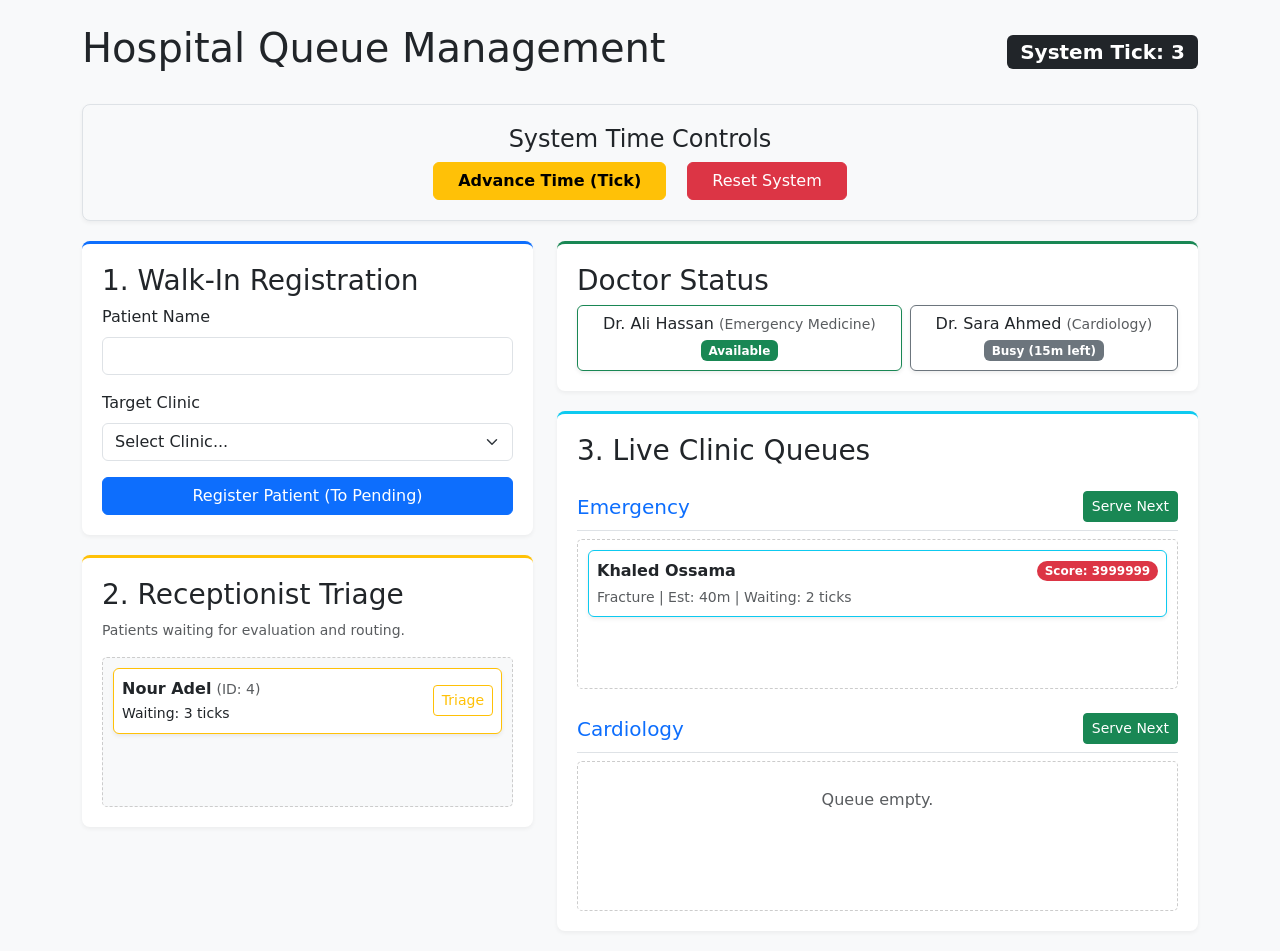
<file: index.html>
<!DOCTYPE html>
<html lang="en">
<head>
    <meta charset="UTF-8">
    <meta name="viewport" content="width=device-width, initial-scale=1.0">
    <title>Hospital Priority Queue System</title>
    <link href="https://cdn.jsdelivr.net/npm/bootstrap@5.3.0/dist/css/bootstrap.min.css" rel="stylesheet">
    <style>
        body { background-color: #f8f9fa; }
        .dashboard-section { background: white; padding: 20px; border-radius: 8px; box-shadow: 0 2px 4px rgba(0,0,0,0.05); margin-bottom: 20px; }
        .queue-box { min-height: 150px; border: 1px dashed #ccc; padding: 10px; border-radius: 5px; }
    </style>
</head>
<body>

<div class="container mt-4">
    <div class="d-flex justify-content-between align-items-center mb-4">
        <h1>Hospital Queue Management</h1>
        <span class="badge bg-dark fs-5">System Tick: <span id="display-tick">0</span></span>
    </div>

    <div class="dashboard-section text-center bg-light border">
        <h4>System Time Controls</h4>
        <button id="btn-tick" class="btn btn-warning fw-bold px-4 mx-2">Advance Time (Tick)</button>
        <button id="btn-reset" class="btn btn-danger px-4 mx-2">Reset System</button>
    </div>

    <div class="row">
        <div class="col-md-5">
            
            <div class="dashboard-section border-primary border-top border-3">
                <h3>1. Walk-In Registration</h3>
                <form id="registration-form">
                    <div class="mb-3">
                        <label class="form-label">Patient Name</label>
                        <input type="text" id="patient-name" class="form-control" required>
                    </div>
                    <div class="mb-3">
                        <label class="form-label">Target Clinic</label>
                        <select id="walkin-clinic" class="form-select" required>
                            <option value="">Loading clinics...</option>
                        </select>
                    </div>
                    <button type="submit" class="btn btn-primary w-100">Register Patient (To Pending)</button>
                </form>
            </div>

            <div class="dashboard-section border-warning border-top border-3">
                <h3>2. Receptionist Triage</h3>
                <p class="text-muted small">Patients waiting for evaluation and routing.</p>
                <div id="pending-queue" class="queue-box bg-light">
                    <p class="text-muted text-center mt-3">No pending patients.</p>
                </div>
            </div>

        </div>

        <div class="col-md-7">

            <div class="dashboard-section border-success border-top border-3">
                <h3>Doctor Status</h3>
                <div id="doctor-status" class="d-flex flex-wrap gap-2">
                    <span class="badge bg-secondary p-2">Loading Doctors...</span>
                </div>
            </div>

            <div class="dashboard-section border-info border-top border-3">
                <h3>3. Live Clinic Queues</h3>
                <div id="clinics-container">
                    <p class="text-muted text-center mt-3">Loading clinics from backend...</p>
                </div>
            </div>

        </div>
    </div>
</div>

<div class="modal fade" id="triageModal" tabindex="-1">
    <div class="modal-dialog">
        <div class="modal-content">
            <div class="modal-header bg-warning">
                <h5 class="modal-title text-dark">Triage Patient: <span id="triage-patient-name" class="fw-bold"></span></h5>
                <button type="button" class="btn-close" data-bs-dismiss="modal"></button>
            </div>
            <div class="modal-body">
                <form id="triage-form">
                    <input type="hidden" id="triage-patient-id">
                    
                    <div class="mb-3">
                        <label class="form-label">Route to Clinic</label>
                        <select id="triage-clinic" class="form-select" required>
                            <option value="">Loading clinics...</option>
                        </select>
                    </div>
                    
                    <div class="mb-3">
                        <label class="form-label">Urgency Level (1 = Low, 10 = Critical)</label>
                        <input type="number" id="triage-urgency" class="form-control" min="1" max="10" value="5" required>
                    </div>

                    <div class="mb-3">
                        <label class="form-label">Estimated Treatment Minutes</label>
                        <input type="number" id="triage-est-time" class="form-control" min="5" max="120" value="30" required>
                    </div>
                    
                    <button type="submit" class="btn btn-warning w-100 fw-bold">Confirm Triage</button>
                </form>
            </div>
        </div>
    </div>
</div>

<script src="https://cdn.jsdelivr.net/npm/bootstrap@5.3.0/dist/js/bootstrap.bundle.min.js"></script>

<script>
    const API_BASE = 'http://127.0.0.1:8000/api'; 

    async function sendCommand(action, payloadData = {}) {
        try {
            const response = await fetch(`${API_BASE}/${action}/`, { 
                method: 'POST',
                headers: { 'Content-Type': 'application/json' },
                body: JSON.stringify({ action: action, data: payloadData })
            });
            
            if (!response.ok) throw new Error(`HTTP error! status: ${response.status}`);
            const result = await response.json();
            
            if (result.status === "ok") {
                return result.data || true; 
            } else {
                console.error("Backend returned error:", result.message);
                return null;
            }
            
        } catch (error) {
            console.warn(`Connection to backend failed for '${action}'.`, error);
            return null;
        }
    }

    function populateClinicDropdowns(clinics) {
        const options = clinics.map(c => `<option value="${c.id}">${c.name} (${c.specialty})</option>`).join('');
        document.getElementById('walkin-clinic').innerHTML = '<option value="">Select Clinic...</option>' + options;
        document.getElementById('triage-clinic').innerHTML = '<option value="">Select Clinic...</option>' + options;
    }

    // Walk-In Registration
    document.getElementById('registration-form').addEventListener('submit', async (e) => {
        e.preventDefault(); 
        const name = document.getElementById('patient-name').value.trim();
        const clinicId = document.getElementById('walkin-clinic').value;
        if (!name || !clinicId) return;

        const result = await sendCommand('add_pending_patient', { name: name, clinicId: parseInt(clinicId) });
        
        if (result) alert(`${name} added to pending queue!`);
        else alert(`Simulated success: ${name} added to pending.`);
        
        document.getElementById('patient-name').value = ''; 
        fetchQueueState();
    });

    // Fetch & Display Queues
    async function fetchQueueState() {
        let state = await sendCommand('get_queue_state');
        
        if (!state) {
            state = {
                currentTick: 3,
                clinics: [
                    {
                        id: 1, name: "Emergency", specialty: "Emergency Medicine", queueSize: 1,
                        queue: [{ id: 5, name: "Khaled Ossama", priorityScore: 3999999, conditionName: "Fracture", arrivalTime: 1, estimatedTreatmentMinutes: 40 }],
                        doctors: [{ name: "Dr. Ali Hassan", specialty: "Emergency Medicine", available: true, minutesUntilFree: 0 }]
                    },
                    {
                        id: 2, name: "Cardiology", specialty: "Cardiology", queueSize: 0,
                        queue: [],
                        doctors: [{ name: "Dr. Sara Ahmed", specialty: "Cardiology", available: false, minutesUntilFree: 15 }]
                    }
                ],
                receptionistQueue: [
                    { id: 4, name: "Nour Adel", arrivalTime: 0, clinicId: 1, conditionName: "Other" }
                ],
                pendingCount: 1
            };
        }

        document.getElementById('display-tick').innerText = state.currentTick;
        populateClinicDropdowns(state.clinics);

        // Render Doctor Status
        const doctorContainer = document.getElementById('doctor-status');
        const allDoctors = state.clinics.flatMap(c => c.doctors);
        if (allDoctors.length > 0) {
            doctorContainer.innerHTML = allDoctors.map(doc => `
                <div class="card flex-fill shadow-sm ${doc.available ? 'border-success' : 'border-secondary'}">
                    <div class="card-body p-2 text-center">
                        <h6 class="mb-1">${doc.name} <small class="text-muted">(${doc.specialty})</small></h6>
                        <span class="badge ${doc.available ? 'bg-success' : 'bg-secondary'}">
                            ${doc.available ? 'Available' : `Busy (${doc.minutesUntilFree}m left)`}
                        </span>
                    </div>
                </div>
            `).join('');
        }

        // Render Receptionist
        const pendingContainer = document.getElementById('pending-queue');
        if (state.receptionistQueue && state.receptionistQueue.length > 0) {
            pendingContainer.innerHTML = state.receptionistQueue.map(p => {
                const wait = state.currentTick - p.arrivalTime;
                return `
                <div class="card mb-2 shadow-sm border-warning">
                    <div class="card-body p-2 d-flex justify-content-between align-items-center">
                        <div>
                            <span class="fw-bold">${p.name}</span> <small class="text-muted">(ID: ${p.id})</small><br>
                            <small>Waiting: ${wait} ticks</small>
                        </div>
                        <button class="btn btn-sm btn-outline-warning triage-btn" data-id="${p.id}" data-name="${p.name}" data-clinic="${p.clinicId}">Triage</button>
                    </div>
                </div>`;
            }).join('');
        } else {
            pendingContainer.innerHTML = '<p class="text-muted text-center mt-3">No pending patients.</p>';
        }

        // Render Dynamic Clinic Queues
        const clinicsContainer = document.getElementById('clinics-container');
        clinicsContainer.innerHTML = state.clinics.map(clinic => {
            const patientsHTML = clinic.queue.length > 0 ? clinic.queue.map(p => {
                const wait = state.currentTick - p.arrivalTime;
                return `
                <div class="card mb-2 shadow-sm border-info">
                    <div class="card-body p-2">
                        <div class="d-flex justify-content-between align-items-center">
                            <span class="fw-bold">${p.name}</span>
                            <span class="badge bg-danger rounded-pill">Score: ${p.priorityScore}</span>
                        </div>
                        <div class="text-muted small mt-1">
                            ${p.conditionName} | Est: ${p.estimatedTreatmentMinutes}m | Waiting: ${wait} ticks
                        </div>
                    </div>
                </div>`;
            }).join('') : '<p class="text-muted text-center mt-3">Queue empty.</p>';

            return `
            <div class="mt-4">
                <h5 class="d-flex justify-content-between align-items-center text-primary border-bottom pb-2">
                    ${clinic.name}
                    <button class="btn btn-sm btn-success serve-btn" data-clinic-id="${clinic.id}">Serve Next</button>
                </h5>
                <div class="queue-box bg-white">${patientsHTML}</div>
            </div>`;
        }).join('');

        attachButtonListeners();
    }

    // Modal & Action Logic
    let triageModalInstance = null;

    function attachButtonListeners() {
        if (!triageModalInstance) triageModalInstance = new bootstrap.Modal(document.getElementById('triageModal'));

        // Attach Triage Modal Triggers
        document.querySelectorAll('.triage-btn').forEach(btn => {
            const newBtn = btn.cloneNode(true);
            btn.parentNode.replaceChild(newBtn, btn);

            newBtn.addEventListener('click', (e) => {
                document.getElementById('triage-patient-id').value = e.target.getAttribute('data-id');
                document.getElementById('triage-patient-name').innerText = e.target.getAttribute('data-name');
                document.getElementById('triage-clinic').value = e.target.getAttribute('data-clinic');
                triageModalInstance.show();
            });
        });

        // Attach Serve Next Buttons
        document.querySelectorAll('.serve-btn').forEach(btn => {
            const newBtn = btn.cloneNode(true);
            btn.parentNode.replaceChild(newBtn, btn);

            newBtn.addEventListener('click', async (e) => {
                const cId = parseInt(e.target.getAttribute('data-clinic-id'));
                const result = await sendCommand('serve_next', { clinicId: cId });
                
                if (result) alert(`Success! ${result.doctorName} is now serving ${result.patientName}.`);
                else alert(`Simulated success: Doctor took the next patient.`);
                
                fetchQueueState();
            });
        });
    }

    // Triage Submission
    document.getElementById('triage-form').addEventListener('submit', async (e) => {
        e.preventDefault();
        
        const clinicId = parseInt(document.getElementById('triage-clinic').value);
        const urgencyLevel = parseInt(document.getElementById('triage-urgency').value);
        const estTime = parseInt(document.getElementById('triage-est-time').value);

        const result = await sendCommand('triage_pending', { 
            urgencyLevel: urgencyLevel, 
            estimatedTreatmentMinutes: estTime, 
            clinicId: clinicId 
        });

        if (result) alert(`Successfully routed to ${result.routedTo} with priority ${result.priorityScore}.`);
        else alert(`Simulated success: Routed with Urgency ${urgencyLevel}.`);

        triageModalInstance.hide();
        fetchQueueState();
    });

    // System Tick
    document.getElementById('btn-tick').addEventListener('click', async () => {
        const result = await sendCommand('tick');
        
        if (result && result.events && result.events.length > 0) {
            alert("Tick Events:\n" + result.events.join("\n"));
        } else if (!result) {
            alert("Simulated success: Time advanced.");
        }
        fetchQueueState();
    });

    // System Reset
    document.getElementById('btn-reset').addEventListener('click', async () => {
        if (!confirm("Are you sure you want to completely reset the queues?")) return;
        await sendCommand('reset');
        fetchQueueState();
    });

    fetchQueueState();
</script>
</body>
</html>
</file>
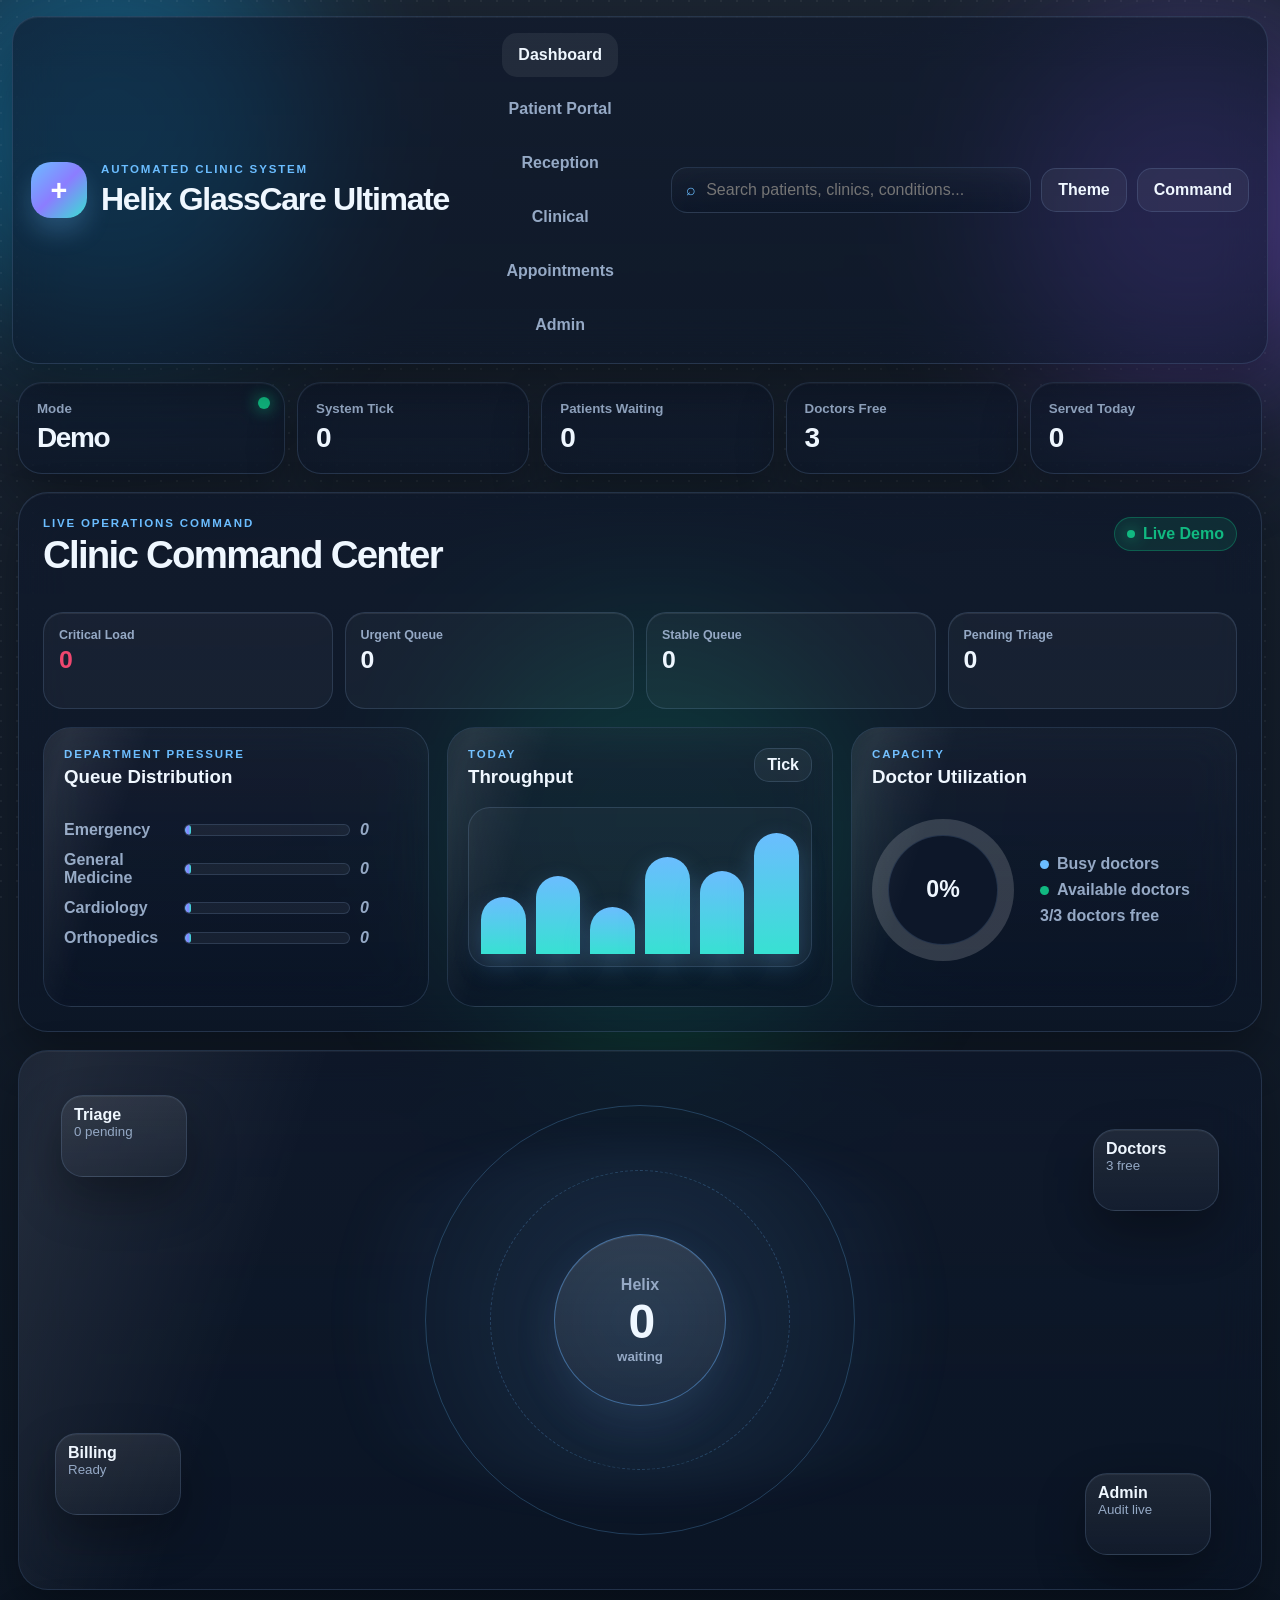
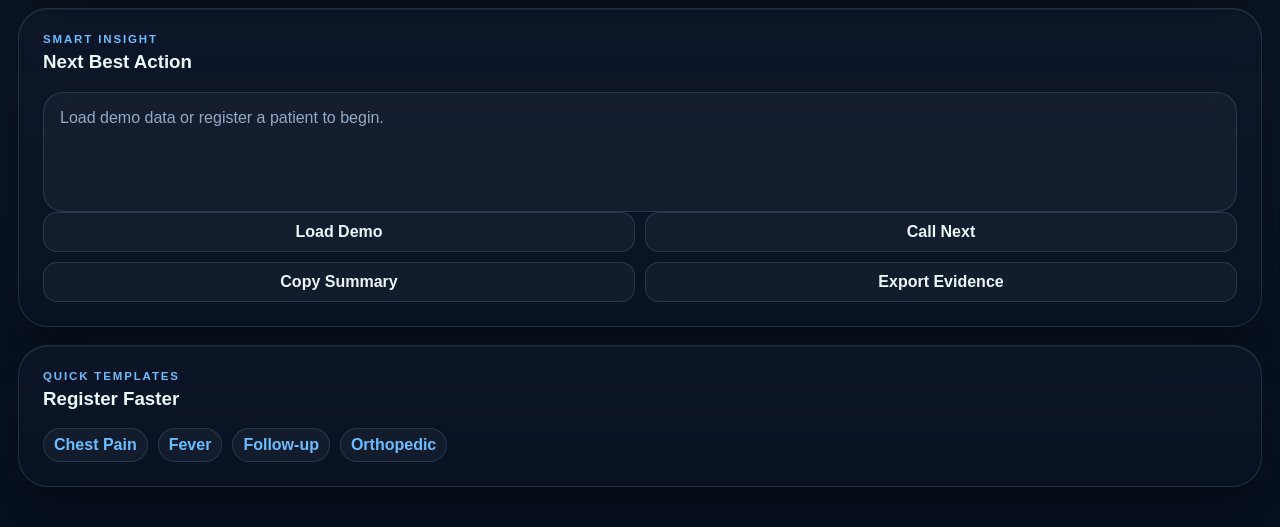
<file: Automated_Clinic_System-main/index.html>
<!DOCTYPE html>
<html lang="en">
<head>
  <meta charset="UTF-8" />
  <meta name="viewport" content="width=device-width, initial-scale=1.0" />
  <title>Helix GlassCare Ultimate — Automated Clinic System</title>
  <meta name="description" content="Advanced frontend demo for Helix GlassCare Ultimate automated clinic management system." />
  <style>
    :root{
      --bg:#07111f;
      --text:#eff7ff;
      --muted:#95a9c5;
      --line:rgba(138,176,228,.18);
      --line-strong:rgba(102,176,255,.45);
      --glass:rgba(10,20,38,.58);
      --glass-2:rgba(14,24,44,.70);
      --glass-3:rgba(255,255,255,.04);
      --panel-shadow:0 22px 50px rgba(0,0,0,.32), inset 0 1px 0 rgba(255,255,255,.05);
      --primary:#6bbdff;
      --primary-2:#8b7dff;
      --accent:#37e1d2;
      --danger:#ef476f;
      --warning:#ffb100;
      --success:#11b981;
      --bg-grad-1:#0ea5e9;
      --bg-grad-2:#8b5cf6;
      --bg-grad-3:#10b981;
      --radius-xl:30px;
      --radius-lg:24px;
      --radius-md:18px;
      --blur:22px;
      --font:Aptos,'SF Pro Text','Segoe UI','Helvetica Neue',Arial,sans-serif;
      color-scheme:dark;
    }
    body[data-theme="ice"]{
      --bg:#ecf3ff; --text:#14243b; --muted:#64748b;
      --line:rgba(116,146,186,.22); --line-strong:rgba(86,147,255,.38);
      --glass:rgba(255,255,255,.54); --glass-2:rgba(255,255,255,.70); --glass-3:rgba(255,255,255,.34);
      --panel-shadow:0 18px 45px rgba(89,110,148,.18), inset 0 1px 0 rgba(255,255,255,.35);
      --primary:#2f7cff; --primary-2:#7b61ff; --accent:#12c7c0;
      --bg-grad-1:#8bd0ff; --bg-grad-2:#b196ff; --bg-grad-3:#9ef0de;
      color-scheme:light;
    }
    body[data-theme="rose"]{
      --bg:#fff5fb; --text:#2c2038; --muted:#816f93;
      --line:rgba(177,134,194,.22); --line-strong:rgba(211,122,237,.34);
      --glass:rgba(255,255,255,.56); --glass-2:rgba(255,255,255,.75); --glass-3:rgba(255,255,255,.38);
      --panel-shadow:0 18px 45px rgba(149,103,163,.18), inset 0 1px 0 rgba(255,255,255,.35);
      --primary:#d946ef; --primary-2:#8b5cf6; --accent:#14b8a6;
      --bg-grad-1:#f9a8d4; --bg-grad-2:#c4b5fd; --bg-grad-3:#99f6e4;
      color-scheme:light;
    }
    body[data-theme="emerald"]{
      --bg:#f2fffa; --text:#16312d; --muted:#5e7f78;
      --line:rgba(104,167,150,.20); --line-strong:rgba(16,185,129,.34);
      --glass:rgba(255,255,255,.55); --glass-2:rgba(255,255,255,.75); --glass-3:rgba(255,255,255,.36);
      --panel-shadow:0 18px 45px rgba(85,142,128,.16), inset 0 1px 0 rgba(255,255,255,.35);
      --primary:#10b981; --primary-2:#0ea5e9; --accent:#22c55e;
      --bg-grad-1:#86efac; --bg-grad-2:#7dd3fc; --bg-grad-3:#bbf7d0;
      color-scheme:light;
    }
    *{box-sizing:border-box}
    html{scroll-behavior:smooth}
    body{
      margin:0; min-height:100vh; font-family:var(--font); color:var(--text);
      background:linear-gradient(180deg, color-mix(in srgb,var(--bg) 92%, white) 0%, var(--bg) 100%);
      overflow-x:hidden; -webkit-font-smoothing:antialiased;
    }
    button,input,select,textarea{font:inherit}
    button{cursor:pointer;border:0;color:inherit;transition:.18s ease}
    button:hover{transform:translateY(-1px)}
    input,select,textarea{
      width:100%; min-height:46px; padding:0 14px; border-radius:16px; border:1px solid var(--line);
      background:rgba(255,255,255,.05); color:var(--text); outline:none; box-shadow:inset 0 1px 0 rgba(255,255,255,.08);
    }
    body:not([data-theme="onyx"]) input, body:not([data-theme="onyx"]) select, body:not([data-theme="onyx"]) textarea{background:rgba(255,255,255,.48)}
    textarea{padding:14px;min-height:130px;resize:vertical}
    input:focus,select:focus,textarea:focus{border-color:var(--line-strong);box-shadow:0 0 0 4px color-mix(in srgb,var(--primary) 14%, transparent)}
    .hidden{display:none!important}
    .bg-gradient{position:fixed;border-radius:999px;filter:blur(80px);opacity:.42;z-index:-3}
    .bg1{width:400px;height:400px;background:var(--bg-grad-1);left:-90px;top:-70px}
    .bg2{width:360px;height:360px;background:var(--bg-grad-2);right:-90px;top:30px}
    .bg3{width:420px;height:420px;background:var(--bg-grad-3);left:35%;bottom:-140px}
    .noise{position:fixed;inset:0;pointer-events:none;z-index:-2;opacity:.08;background-image:radial-gradient(circle at 1px 1px, rgba(255,255,255,.7) 1px, transparent 0);background-size:16px 16px}
    .glass{
      position:relative;
      background:linear-gradient(180deg, color-mix(in srgb,var(--glass-2) 88%, transparent), color-mix(in srgb,var(--glass) 92%, transparent));
      border:1px solid var(--line); backdrop-filter:blur(var(--blur)); box-shadow:var(--panel-shadow);
    }
    .glass-soft{background:linear-gradient(180deg, color-mix(in srgb,var(--glass-3) 85%, transparent), color-mix(in srgb,var(--glass) 55%, transparent));border:1px solid var(--line);backdrop-filter:blur(var(--blur))}
    .topbar{
      position:sticky;top:0;z-index:100;margin:16px auto 0;width:min(1540px,calc(100% - 24px));
      padding:16px 18px;border-radius:26px;display:grid;grid-template-columns:auto 1fr auto;gap:16px;align-items:center;
    }
    .brand{display:flex;gap:14px;align-items:center}
    .brand-mark{
      width:56px;height:56px;border-radius:20px;display:grid;place-items:center;
      background:linear-gradient(135deg,var(--primary),var(--primary-2),var(--accent));
      color:#fff;font-size:1.8rem;font-weight:900;box-shadow:0 14px 24px color-mix(in srgb,var(--primary) 24%, transparent)
    }
    .kicker{margin:0 0 6px;font-size:.72rem;letter-spacing:.16em;text-transform:uppercase;font-weight:800;color:var(--primary)}
    h1,h2,h3,h4,h5,p{margin-top:0}
    .brand h1,.panel h3,.hero-dashboard h2{margin:0;letter-spacing:-.04em}
    .nav{display:flex;justify-content:center;gap:10px;flex-wrap:wrap}
    .nav-btn,.ghost-btn,.primary-btn,.soft-btn,.danger-btn,.close-btn{min-height:44px;padding:0 16px;border-radius:15px;font-weight:800}
    .nav-btn{background:transparent;color:var(--muted)}
    .nav-btn.active,.nav-btn:hover{background:rgba(255,255,255,.07);color:var(--text)}
    body:not([data-theme="onyx"]) .nav-btn.active,body:not([data-theme="onyx"]) .nav-btn:hover{background:rgba(255,255,255,.34)}
    .header-actions{display:flex;gap:10px;align-items:center}
    .search-box{display:flex;gap:10px;align-items:center;min-height:46px;padding:0 14px;border-radius:16px;min-width:min(360px,38vw)}
    .search-box input{background:transparent;border:0;min-height:auto;padding:0;box-shadow:none}
    .search-box span{color:var(--primary)}
    .ghost-btn,.soft-btn{background:rgba(255,255,255,.05);border:1px solid var(--line)}
    body:not([data-theme="onyx"]) .ghost-btn,body:not([data-theme="onyx"]) .soft-btn{background:rgba(255,255,255,.32)}
    .primary-btn{background:linear-gradient(135deg,var(--primary),var(--accent));color:white;box-shadow:0 14px 24px color-mix(in srgb,var(--primary) 24%, transparent)}
    .danger-btn{background:color-mix(in srgb,var(--danger) 18%, transparent);color:var(--danger);border:1px solid color-mix(in srgb,var(--danger) 28%, transparent)}
    .app-shell{width:min(1540px,100%);margin:0 auto;padding:18px 18px 40px;display:grid;gap:18px}
    .metrics-grid{display:grid;grid-template-columns:1.15fr repeat(4,1fr);gap:12px}
    .metric{position:relative;min-height:92px;padding:18px;border-radius:24px}
    .metric small{display:block;color:var(--muted);font-weight:760}
    .metric strong{display:block;margin-top:6px;font-size:1.75rem;letter-spacing:-.05em}
    .status-dot{position:absolute;right:14px;top:14px;width:12px;height:12px;border-radius:50%;background:var(--success);box-shadow:0 0 16px var(--success)}
    .view{display:none;gap:18px}
    .view.active{display:grid;animation:fade .24s ease}
    @keyframes fade{from{opacity:0;transform:translateY(8px)}to{opacity:1;transform:none}}
    .hero-grid{display:grid;grid-template-columns:minmax(0,1.08fr) 520px 340px;gap:18px;align-items:stretch}
    .panel,.side-card,.command-orb,.hero-dashboard{border-radius:30px;padding:24px}
    .hero-dashboard{min-height:540px;display:grid;gap:18px;align-content:stretch}
    .dashboard-title,.chart-head,.admin-hero,.appointment-hero,.panel-head{display:flex;justify-content:space-between;align-items:flex-start;gap:16px}
    .dashboard-title h2,.appointment-hero h3,.admin-hero h3{font-size:clamp(1.75rem,3vw,3rem);line-height:1.02;letter-spacing:-.045em}
    .live-chip{display:inline-flex;align-items:center;gap:8px;min-height:34px;padding:6px 12px;border-radius:999px;color:var(--success);border:1px solid color-mix(in srgb,var(--success) 35%, transparent);background:color-mix(in srgb,var(--success) 12%, transparent);font-weight:900}
    .live-chip::before{content:"";width:8px;height:8px;border-radius:999px;background:var(--success);box-shadow:0 0 16px var(--success)}
    .command-kpis,.appointment-stats,.admin-kpis{display:grid;grid-template-columns:repeat(4,1fr);gap:12px}
    .mini-stat,.appointment-stats div,.admin-kpis div{padding:15px;border-radius:20px;border:1px solid var(--line);background:rgba(255,255,255,.035);box-shadow:inset 0 1px 0 rgba(255,255,255,.08)}
    body:not([data-theme="onyx"]) .mini-stat,body:not([data-theme="onyx"]) .appointment-stats div,body:not([data-theme="onyx"]) .admin-kpis div{background:rgba(255,255,255,.28)}
    .mini-stat span,.appointment-stats span,.admin-kpis span{display:block;color:var(--muted);font-size:.78rem;font-weight:800}
    .mini-stat strong,.appointment-stats strong,.admin-kpis strong{display:block;margin-top:4px;font-size:1.55rem;letter-spacing:-.05em}
    .critical-stat strong{color:var(--danger)}
    .small-btn{min-height:34px;padding:0 12px}
    .analytics-strip{display:grid;grid-template-columns:repeat(3,minmax(260px,1fr));gap:18px}
    .chart-card{border-radius:28px;padding:20px;overflow:hidden;position:relative}
    .chart-card::after,.panel::after,.command-orb::after{content:"";position:absolute;inset:-80% auto auto -20%;width:40%;height:220%;transform:rotate(18deg);background:linear-gradient(90deg,transparent,rgba(255,255,255,.08),transparent);animation:shimmer 8s linear infinite;pointer-events:none}
    @keyframes shimmer{0%{translate:-140% 0;opacity:0}15%{opacity:.7}45%{translate:340% 0;opacity:0}100%{translate:340% 0;opacity:0}}
    .bar-chart,.billing-chart,.funnel{display:grid;gap:12px;margin-top:14px}
    .bar-row,.billing-chart div,.funnel div{display:grid;grid-template-columns:110px 1fr 48px;align-items:center;gap:10px;color:var(--muted);font-weight:800}
    .bar-row div,.billing-chart div b,.funnel div b{position:relative;height:12px;border-radius:999px;overflow:hidden;background:rgba(255,255,255,.05);border:1px solid var(--line)}
    body:not([data-theme="onyx"]) .bar-row div,body:not([data-theme="onyx"]) .billing-chart div b,body:not([data-theme="onyx"]) .funnel div b{background:rgba(255,255,255,.24)}
    .bar-row b,.billing-chart b::after,.funnel b::after{content:"";display:block;height:100%;width:var(--w,8%);min-width:6px;border-radius:inherit;background:linear-gradient(90deg,var(--primary),var(--primary-2),var(--accent));transition:width .5s ease}
    .billing-chart div,.funnel div{grid-template-columns:120px 1fr 72px}
    .billing-chart div b,.funnel div b{display:block;width:100%}
    .spark-chart{height:160px;display:flex;gap:10px;align-items:end;padding:12px;border-radius:22px;background:rgba(255,255,255,.035);border:1px solid var(--line)}
    body:not([data-theme="onyx"]) .spark-chart{background:rgba(255,255,255,.18)}
    .spark-chart span{flex:1;height:var(--h,40%);border-radius:999px 999px 8px 8px;background:linear-gradient(180deg,var(--primary),var(--accent));box-shadow:0 10px 26px color-mix(in srgb,var(--primary) 25%, transparent);animation:pulseBars 2.8s ease-in-out infinite}
    .spark-chart span:nth-child(2n){animation-delay:.35s}.spark-chart span:nth-child(3n){animation-delay:.7s}
    @keyframes pulseBars{0%,100%{filter:brightness(1)}50%{filter:brightness(1.3)}}
    .donut-wrap,.admin-donut-wrap{display:grid;grid-template-columns:150px 1fr;gap:18px;align-items:center;margin-top:12px}
    .donut{width:142px;height:142px;border-radius:50%;display:grid;place-items:center;background:conic-gradient(var(--primary) var(--pct,0%), rgba(255,255,255,.16) 0);position:relative}
    .donut::after{content:"";position:absolute;inset:16px;border-radius:50%;background:rgba(10,20,38,.88);border:1px solid var(--line)}
    body:not([data-theme="onyx"]) .donut::after{background:color-mix(in srgb,var(--glass-2) 72%, transparent)}
    .donut span{position:relative;z-index:2;font-size:1.45rem;font-weight:900}
    .donut-legend,.capacity-list{display:grid;gap:8px;color:var(--muted);font-weight:800}
    .dot{display:inline-flex;width:9px;height:9px;border-radius:999px;margin-right:8px}.dot.busy{background:var(--primary)}.dot.free{background:var(--success)}
    .command-orb{position:relative;overflow:hidden;display:grid;place-items:center;min-height:540px}
    .orb-shadow{position:absolute;inset:18%;border-radius:50%;background:radial-gradient(circle,color-mix(in srgb,var(--primary) 14%,transparent),transparent 70%);filter:blur(18px)}
    .orb-ring{position:absolute;border-radius:50%;border:1px solid color-mix(in srgb,var(--primary) 24%,transparent)}
    .ring-a{width:430px;height:430px;animation:spin 22s linear infinite}.ring-b{width:300px;height:300px;border-style:dashed;animation:spinBack 16s linear infinite}
    @keyframes spin{to{transform:rotate(360deg)}}@keyframes spinBack{to{transform:rotate(-360deg)}}
    .orb-core{position:relative;z-index:3;width:172px;height:172px;border-radius:50%;display:grid;place-items:center;text-align:center;background:linear-gradient(180deg,rgba(255,255,255,.10),rgba(255,255,255,.04));border:1px solid var(--line-strong);box-shadow:0 20px 40px rgba(96,126,166,.16),inset 0 1px 0 rgba(255,255,255,.08)}
    body:not([data-theme="onyx"]) .orb-core{background:linear-gradient(180deg,rgba(255,255,255,.75),rgba(255,255,255,.45))}
    .orb-core span,.orb-core small{display:block;color:var(--muted);font-weight:760}.orb-core strong{display:block;font-size:3rem;letter-spacing:-.08em}
    .orb-node{position:absolute;z-index:4;width:126px;min-height:82px;padding:10px 12px;border-radius:22px;text-align:left;background:linear-gradient(180deg,rgba(255,255,255,.08),rgba(255,255,255,.03));border:1px solid var(--line);box-shadow:var(--panel-shadow)}
    body:not([data-theme="onyx"]) .orb-node{background:linear-gradient(180deg,rgba(255,255,255,.72),rgba(255,255,255,.48))}
    .orb-node strong,.orb-node small{display:block}.orb-node small{color:var(--muted)}
    .node-1{top:44px;left:42px}.node-2{top:78px;right:42px}.node-3{bottom:74px;left:36px}.node-4{bottom:34px;right:50px}
    .hero-side{display:grid;gap:18px}
    .intel-box{min-height:120px;padding:16px;border-radius:20px;background:rgba(255,255,255,.04);border:1px solid var(--line);color:var(--muted)}
    body:not([data-theme="onyx"]) .intel-box{background:rgba(255,255,255,.34)}
    .quick-grid{display:grid;grid-template-columns:repeat(2,minmax(120px,1fr));gap:10px}
    .quick-grid button,.template-pills button{min-height:40px;border-radius:14px;background:rgba(255,255,255,.04);border:1px solid var(--line);font-weight:800}
    body:not([data-theme="onyx"]) .quick-grid button,body:not([data-theme="onyx"]) .template-pills button{background:rgba(255,255,255,.34)}
    .template-pills{display:flex;gap:10px;align-items:center;flex-wrap:wrap}
    .template-pills button{min-height:34px;padding:0 10px;border-radius:999px;color:var(--primary)}
    .ops-grid{display:grid;grid-template-columns:1.08fr .92fr;gap:18px}
    .stepper{display:grid;grid-template-columns:repeat(4,1fr);gap:8px;margin:18px 0 22px}
    .stepper span{text-align:center;padding:8px;border-radius:999px;background:rgba(255,255,255,.04);color:var(--muted);font-size:.8rem;font-weight:800;border:1px solid var(--line)}
    body:not([data-theme="onyx"]) .stepper span{background:rgba(255,255,255,.34)}
    .stepper .active{background:linear-gradient(135deg,var(--primary),var(--accent));color:#fff;border-color:transparent}
    .form{display:grid;gap:14px}.form label{display:grid;gap:7px;color:var(--muted);font-weight:760}
    .form-4{grid-template-columns:repeat(3,minmax(150px,1fr)) auto;align-items:end}.form-3{grid-template-columns:repeat(3,minmax(160px,1fr))}
    .notice{margin-top:16px;padding:12px 14px;border-radius:16px;background:rgba(255,255,255,.04);border:1px solid var(--line);color:var(--muted)}
    body:not([data-theme="onyx"]) .notice{background:rgba(255,255,255,.30)}
    .notice.success{color:var(--success)}.notice.error{color:var(--danger)}
    .empty-box{min-height:96px;padding:16px;border-radius:20px;border:1px dashed var(--line);background:rgba(255,255,255,.03);color:var(--muted);display:grid;align-content:center}
    body:not([data-theme="onyx"]) .empty-box{background:rgba(255,255,255,.22)}
    .range-head{display:flex;justify-content:space-between;align-items:center;color:var(--muted);font-weight:800}
    #urgencyOutput{min-width:40px;height:36px;display:grid;place-items:center;border-radius:12px;background:linear-gradient(135deg,var(--warning),var(--danger));color:#fff;font-weight:900}
    input[type=range]{padding:0;accent-color:var(--primary)}
    .queue-head{align-items:flex-end}.queue-filters{display:flex;gap:10px;align-items:center;flex-wrap:wrap}.queue-filters input{min-width:240px}
    .queue-lanes{display:grid;grid-template-columns:repeat(3,minmax(260px,1fr));gap:16px;margin-top:18px}
    .lane{border:1px solid var(--line);border-radius:24px;overflow:hidden;background:rgba(255,255,255,.03);box-shadow:inset 0 1px 0 rgba(255,255,255,.05)}
    body:not([data-theme="onyx"]) .lane{background:rgba(255,255,255,.18)}
    .lane-top{display:flex;justify-content:space-between;gap:10px;padding:16px;border-bottom:1px solid var(--line);background:rgba(255,255,255,.03)}
    body:not([data-theme="onyx"]) .lane-top{background:rgba(255,255,255,.24)}
    .lane-top h4{margin:0;font-size:1.05rem}.lane-top p{margin:4px 0 0;color:var(--muted)}
    .lane-body{display:grid;gap:12px;padding:14px}
    .patient-card{padding:14px;border-radius:18px;border:1px solid var(--line);border-left:4px solid var(--primary);background:linear-gradient(180deg,rgba(255,255,255,.06),rgba(255,255,255,.03))}
    body:not([data-theme="onyx"]) .patient-card{background:linear-gradient(180deg,rgba(255,255,255,.58),rgba(255,255,255,.34))}
    .patient-card.critical{border-left-color:var(--danger)}.patient-card.urgent{border-left-color:var(--warning)}.patient-card.stable{border-left-color:var(--success)}
    .patient-top{display:flex;justify-content:space-between;gap:10px}.patient-top h5{margin:0;font-size:1rem}.patient-top p{margin:4px 0 0;color:var(--muted)}
    .tag{display:inline-flex;align-items:center;min-height:28px;padding:4px 8px;border-radius:999px;background:rgba(255,255,255,.04);border:1px solid var(--line);font-size:.78rem;font-weight:900}
    body:not([data-theme="onyx"]) .tag{background:rgba(255,255,255,.36)}
    .tag.critical{color:var(--danger)}.tag.urgent{color:var(--warning)}.tag.stable{color:var(--success)}
    .meta,.card-actions{display:flex;gap:8px;flex-wrap:wrap;margin-top:12px}
    .meta span{padding:5px 8px;border-radius:999px;background:rgba(255,255,255,.04);border:1px solid var(--line);font-size:.78rem;font-weight:800;color:var(--muted)}
    body:not([data-theme="onyx"]) .meta span{background:rgba(255,255,255,.32)}
    .card-actions button{min-height:32px;padding:0 10px;border-radius:999px;background:rgba(255,255,255,.04);border:1px solid var(--line);font-size:.78rem;font-weight:800}
    body:not([data-theme="onyx"]) .card-actions button{background:rgba(255,255,255,.34)}
    .serve-btn{width:100%}
    .module-grid,.appointment-dashboard,.admin-console{display:grid;grid-template-columns:repeat(12,1fr);gap:18px}
    .module-grid>.panel,.appointment-dashboard>.panel,.admin-console>.panel{grid-column:span 6}
    .module-grid>.wide,.appointment-dashboard>.wide,.admin-console>.wide{grid-column:span 12}
    .ticket-panel .ticket-label{color:var(--muted);font-weight:800}.ticket-panel strong{display:block;font-size:3rem;letter-spacing:-.08em}.ticket-panel p{color:var(--muted)}
    .large-grid{grid-template-columns:repeat(3,minmax(120px,1fr))}
    .doctor-list,.activity-log,.distribution{display:grid;gap:10px}
    .doctor-item{display:grid;grid-template-columns:50px 1fr auto;gap:12px;align-items:center;padding:12px;border-radius:16px;background:rgba(255,255,255,.03);border:1px solid var(--line)}
    body:not([data-theme="onyx"]) .doctor-item{background:rgba(255,255,255,.28)}
    .avatar{width:50px;height:50px;border-radius:16px;display:grid;place-items:center;background:linear-gradient(135deg,var(--primary),var(--accent));color:#fff;font-weight:900}
    .doctor-item h4{margin:0}.doctor-item p{margin:0;color:var(--muted)}
    .dist-row{display:grid;grid-template-columns:110px 1fr 42px;gap:10px;align-items:center;color:var(--muted);font-weight:800}
    .track{height:12px;border-radius:999px;overflow:hidden;background:rgba(255,255,255,.04);border:1px solid var(--line)}
    body:not([data-theme="onyx"]) .track{background:rgba(255,255,255,.34)}
    .fill{height:100%;background:linear-gradient(90deg,var(--primary),var(--primary-2),var(--accent))}
    .log{padding:11px 12px;border-radius:14px;background:rgba(255,255,255,.03);border:1px solid var(--line);color:var(--muted)}
    body:not([data-theme="onyx"]) .log{background:rgba(255,255,255,.24)}
    .appointment-planner{grid-column:span 8!important}.schedule-panel{grid-column:span 4!important}.slot-panel{grid-column:span 6!important}
    .slot-grid{display:grid;grid-template-columns:repeat(3,1fr);gap:10px}
    .slot-cell{padding:14px;border-radius:16px;border:1px solid var(--line);background:rgba(255,255,255,.04)}
    .slot-cell.available{color:var(--success)}.slot-cell.busy{color:var(--warning)}
    .appointment-timeline{display:grid;gap:10px;max-height:330px;overflow:auto}
    .timeline-item{display:grid;grid-template-columns:80px 1fr auto;gap:10px;align-items:center;padding:12px;border-radius:16px;border:1px solid var(--line);background:rgba(255,255,255,.03)}
    .security-grid{display:grid;grid-template-columns:repeat(3,1fr);gap:10px}
    .security-grid button{padding:14px;border-radius:16px;border:1px solid var(--line);background:rgba(255,255,255,.04);font-weight:850}
    .overlay{position:fixed;inset:0;z-index:200;padding:24px;background:rgba(10,18,34,.28);backdrop-filter:blur(12px);display:grid;place-items:center}
    .overlay-card{width:min(760px,100%);max-height:min(760px,calc(100vh - 48px));overflow:auto;padding:22px;border-radius:28px}
    .overlay-head{display:flex;justify-content:space-between;align-items:flex-start;gap:12px;margin-bottom:14px}
    .close-btn{width:42px;height:42px;padding:0;background:rgba(255,255,255,.04);border:1px solid var(--line)}
    .command-list{display:grid;gap:10px;margin-top:12px}.command-list button{text-align:left;padding:14px;border-radius:16px;background:rgba(255,255,255,.04);border:1px solid var(--line)}
    .command-list strong,.command-list small{display:block}.command-list small{color:var(--muted)}
    #modalBody{display:grid;gap:10px;color:var(--muted);margin:18px 0}#modalBody ul{list-style:none;padding:0;display:grid;gap:8px}#modalBody li{padding:10px 12px;border-radius:14px;background:rgba(255,255,255,.04);border:1px solid var(--line)}
    .toast-host{position:fixed;right:24px;bottom:24px;z-index:260;display:grid;gap:10px;width:min(420px,calc(100vw - 48px))}
    .toast{padding:14px 16px;border-radius:16px;background:linear-gradient(180deg,color-mix(in srgb,var(--glass-2) 95%,transparent),color-mix(in srgb,var(--glass) 92%,transparent));border:1px solid var(--line);border-left:5px solid var(--primary);box-shadow:var(--panel-shadow)}
    .toast.success{border-left-color:var(--success)}.toast.warning{border-left-color:var(--warning)}.toast.error{border-left-color:var(--danger)}
    .toast strong,.toast p{margin:0}.toast p{color:var(--muted)}
    @media(max-width:1350px){.hero-grid{grid-template-columns:1fr}.ops-grid,.queue-lanes,.module-grid,.appointment-dashboard,.admin-console{grid-template-columns:1fr}.module-grid>.panel,.module-grid>.wide,.appointment-dashboard>.panel,.appointment-dashboard>.wide,.admin-console>.panel,.admin-console>.wide,.appointment-planner,.schedule-panel,.slot-panel{grid-column:span 1!important}}
    @media(max-width:1080px){.topbar{grid-template-columns:1fr}.nav{justify-content:flex-start}.header-actions{flex-wrap:wrap}.search-box{min-width:0;flex:1}.metrics-grid{grid-template-columns:repeat(2,1fr)}.form-4,.form-3{grid-template-columns:1fr}.analytics-strip,.command-kpis,.appointment-stats,.admin-kpis{grid-template-columns:1fr 1fr}}
    @media(max-width:620px){.topbar,.app-shell{padding-left:14px;padding-right:14px}.metrics-grid,.queue-lanes,.quick-grid,.large-grid,.analytics-strip,.command-kpis,.appointment-stats,.admin-kpis,.security-grid,.slot-grid{grid-template-columns:1fr}.header-actions,.action-row,.queue-filters{width:100%}.header-actions>*,.action-row>*,.queue-filters>*{flex:1}.command-orb{min-height:420px}.orb-node{width:118px}.node-1{top:24px;left:16px}.node-2{top:60px;right:16px}.node-3{bottom:52px;left:16px}.node-4{bottom:18px;right:16px}.timeline-item{grid-template-columns:1fr}}
    @media print{.topbar,.overlay,.toast-host,.nav,.header-actions{display:none!important}.app-shell{padding:0}.glass,.lane,.patient-card{box-shadow:none!important}body{background:#fff;color:#111827}}
  </style>
</head>
<body data-theme="onyx">
  <div class="bg-gradient bg1"></div>
  <div class="bg-gradient bg2"></div>
  <div class="bg-gradient bg3"></div>
  <div class="noise"></div>

  <header class="topbar glass">
    <div class="brand">
      <div class="brand-mark"><span>+</span></div>
      <div>
        <p class="kicker">Automated Clinic System</p>
        <h1>Helix GlassCare Ultimate</h1>
      </div>
    </div>

    <nav class="nav">
      <button class="nav-btn active" data-nav="dashboard" type="button">Dashboard</button>
      <button class="nav-btn" data-nav="portal" type="button">Patient Portal</button>
      <button class="nav-btn" data-nav="reception" type="button">Reception</button>
      <button class="nav-btn" data-nav="clinical" type="button">Clinical</button>
      <button class="nav-btn" data-nav="appointments" type="button">Appointments</button>
      <button class="nav-btn" data-nav="admin" type="button">Admin</button>
    </nav>

    <div class="header-actions">
      <label class="search-box glass-soft">
        <span>⌕</span>
        <input id="globalSearch" type="search" placeholder="Search patients, clinics, conditions..." />
      </label>
      <button id="themeToggle" class="ghost-btn" type="button">Theme</button>
      <button id="paletteOpen" class="ghost-btn" type="button">Command</button>
    </div>
  </header>

  <main class="app-shell">
    <section class="metrics-grid">
      <article class="metric glass"><small>Mode</small><strong id="modeMetric">Demo</strong><span class="status-dot ok"></span></article>
      <article class="metric glass"><small>System Tick</small><strong id="tickMetric">0</strong></article>
      <article class="metric glass"><small>Patients Waiting</small><strong id="waitingMetric">0</strong></article>
      <article class="metric glass"><small>Doctors Free</small><strong id="doctorsMetric">0</strong></article>
      <article class="metric glass"><small>Served Today</small><strong id="servedMetric">0</strong></article>
    </section>

    <section id="dashboard" class="view active">
      <section class="hero-grid">
        <article class="glass hero-dashboard">
          <div class="dashboard-title">
            <div>
              <p class="kicker">Live Operations Command</p>
              <h2>Clinic Command Center</h2>
            </div>
            <span class="live-chip">Live Demo</span>
          </div>

          <div class="command-kpis">
            <div class="mini-stat critical-stat"><span>Critical Load</span><strong id="criticalMetric">0</strong></div>
            <div class="mini-stat"><span>Urgent Queue</span><strong id="urgentMetric">0</strong></div>
            <div class="mini-stat"><span>Stable Queue</span><strong id="stableMetric">0</strong></div>
            <div class="mini-stat"><span>Pending Triage</span><strong id="triageMetric">0</strong></div>
          </div>

          <div class="analytics-strip">
            <article class="chart-card glass-soft">
              <div class="chart-head"><div><p class="kicker">Department Pressure</p><h3>Queue Distribution</h3></div></div>
              <div id="departmentBars" class="bar-chart"></div>
            </article>

            <article class="chart-card glass-soft">
              <div class="chart-head"><div><p class="kicker">Today</p><h3>Throughput</h3></div><button class="soft-btn small-btn" onclick="advanceTick()">Tick</button></div>
              <div class="spark-chart">
                <span style="--h:42%"></span><span style="--h:58%"></span><span style="--h:35%"></span><span style="--h:72%"></span><span style="--h:62%"></span><span style="--h:90%"></span>
              </div>
            </article>

            <article class="chart-card glass-soft">
              <div class="chart-head"><div><p class="kicker">Capacity</p><h3>Doctor Utilization</h3></div></div>
              <div class="donut-wrap">
                <div class="donut" id="doctorDonut"><span id="doctorDonutText">0%</span></div>
                <div class="donut-legend">
                  <div><span class="dot busy"></span>Busy doctors</div>
                  <div><span class="dot free"></span>Available doctors</div>
                  <div id="doctorCapacityText">Capacity ready</div>
                </div>
              </div>
            </article>
          </div>
        </article>

        <article class="glass command-orb">
          <div class="orb-shadow"></div>
          <div class="orb-ring ring-a"></div>
          <div class="orb-ring ring-b"></div>
          <div class="orb-core">
            <div><span>Helix</span><strong id="orbWaiting">0</strong><small>waiting</small></div>
          </div>
          <div class="orb-node node-1"><strong>Triage</strong><small id="orbTriage">0 pending</small></div>
          <div class="orb-node node-2"><strong>Doctors</strong><small id="orbDoctors">0 free</small></div>
          <div class="orb-node node-3"><strong>Billing</strong><small>Ready</small></div>
          <div class="orb-node node-4"><strong>Admin</strong><small>Audit live</small></div>
        </article>

        <aside class="hero-side">
          <article class="glass side-card">
            <p class="kicker">Smart Insight</p>
            <h3>Next Best Action</h3>
            <div id="smartInsight" class="intel-box">Load demo data or register a patient to begin.</div>
            <div class="quick-grid">
              <button type="button" onclick="seedDemo()">Load Demo</button>
              <button type="button" onclick="callNext()">Call Next</button>
              <button type="button" onclick="copySummary()">Copy Summary</button>
              <button type="button" onclick="exportJson()">Export Evidence</button>
            </div>
          </article>
          <article class="glass side-card">
            <p class="kicker">Quick Templates</p>
            <h3>Register Faster</h3>
            <div class="template-pills">
              <button type="button" onclick="templatePatient('Chest pain')">Chest Pain</button>
              <button type="button" onclick="templatePatient('Fever')">Fever</button>
              <button type="button" onclick="templatePatient('Routine follow-up')">Follow-up</button>
              <button type="button" onclick="templatePatient('Severe ankle pain')">Orthopedic</button>
            </div>
          </article>
        </aside>
      </section>
    </section>

    <section id="portal" class="view">
      <section class="module-grid">
        <article class="glass panel ticket-panel">
          <p class="kicker">Patient Portal</p>
          <h3>Digital Queue Ticket</h3>
          <span class="ticket-label">Now Serving</span>
          <strong id="nowServing">—</strong>
          <p id="ticketHint">Patients can check their position, appointment status, lab notifications, and prescriptions.</p>
          <div class="action-row">
            <button class="primary-btn" onclick="checkMyTurn()">Check My Turn</button>
            <button class="soft-btn" onclick="showModal('Lab Results', 'Patient lab panel opened.', ['CBC pending', 'X-ray report available', 'Critical alerts are highlighted'])">Lab Results</button>
            <button class="soft-btn" onclick="showModal('Prescription Refill', 'A refill request was prepared.', ['Medication list visible', 'Doctor approval required', 'Activity is logged'])">Refill</button>
          </div>
        </article>

        <article class="glass panel">
          <p class="kicker">Self-Service</p>
          <h3>Patient Services</h3>
          <div class="quick-grid large-grid">
            <button data-modal="Medical Records">Medical Records</button>
            <button data-modal="Insurance Status">Insurance Status</button>
            <button data-modal="Secure Message">Secure Message</button>
            <button data-modal="Consent Forms">Consent Forms</button>
            <button data-modal="Care Plan">Care Plan</button>
            <button data-modal="Billing Summary">Billing Summary</button>
          </div>
        </article>

        <article class="glass panel wide">
          <p class="kicker">Portal Analytics</p>
          <h3>Patient Journey Funnel</h3>
          <div class="funnel">
            <div><span>Check-in</span><b style="--w:92%"></b><em>92%</em></div>
            <div><span>Triage</span><b style="--w:78%"></b><em>78%</em></div>
            <div><span>Consult</span><b style="--w:64%"></b><em>64%</em></div>
            <div><span>Checkout</span><b style="--w:50%"></b><em>50%</em></div>
          </div>
        </article>
      </section>
    </section>

    <section id="reception" class="view">
      <section class="ops-grid">
        <article class="glass panel">
          <div class="panel-head">
            <div><p class="kicker">Reception Desk</p><h3>Patient Registration</h3></div>
            <button class="soft-btn" onclick="clearRegistration()">Clear</button>
          </div>
          <div class="stepper">
            <span class="active">1. Identity</span><span>2. Insurance</span><span>3. Triage</span><span>4. Queue</span>
          </div>

          <form id="registerForm" class="form">
            <div class="form-3 form">
              <label>Patient name<input id="patientName" placeholder="e.g., Omar Hassan" required /></label>
              <label>Age<input id="patientAge" type="number" min="0" placeholder="21" required /></label>
              <label>Visit type<select id="visitType"><option>Walk-in</option><option>Appointment</option><option>Emergency</option><option>Follow-up</option></select></label>
            </div>
            <div class="form-3 form">
              <label>Clinic<select id="clinicSelect"></select></label>
              <label>Condition<select id="conditionSelect"></select></label>
              <label>Insurance<select id="insurance"><option>Verified</option><option>Pending</option><option>Self-pay</option></select></label>
            </div>
            <label>
              <span class="range-head"><span>Urgency score</span><output id="urgencyOutput">5</output></span>
              <input id="urgencyScore" type="range" min="1" max="10" value="5" />
            </label>
            <label>Notes<textarea id="visitNotes" placeholder="Symptoms, context, special instructions..."></textarea></label>
            <div class="action-row">
              <button class="primary-btn" type="submit">Register Patient</button>
              <button class="soft-btn" type="button" onclick="verifyInsurance()">Verify Insurance</button>
              <button class="danger-btn" type="button" onclick="addEmergency()">Emergency Intake</button>
            </div>
            <div id="registerNotice" class="notice">Ready for intake.</div>
          </form>
        </article>

        <article class="glass panel">
          <div class="panel-head">
            <div><p class="kicker">Recent Intake</p><h3>Latest Registrations</h3></div>
            <button class="soft-btn" onclick="seedDemo()">Seed Demo</button>
          </div>
          <div id="recentRegistrations" class="activity-log"></div>
        </article>
      </section>
    </section>

    <section id="clinical" class="view">
      <section class="glass panel">
        <div class="queue-head panel-head">
          <div><p class="kicker">Clinical Queue</p><h3>Priority Lanes</h3></div>
          <div class="queue-filters">
            <input id="queueSearch" type="search" placeholder="Filter queue..." />
            <select id="priorityFilter"><option value="all">All priorities</option><option value="critical">Critical</option><option value="urgent">Urgent</option><option value="stable">Stable</option></select>
            <select id="sortMode"><option value="priority">Sort by priority</option><option value="wait">Sort by wait</option><option value="clinic">Sort by clinic</option></select>
            <button class="primary-btn" onclick="callNext()">Call Next</button>
            <button class="soft-btn" onclick="advanceTick()">Advance Tick</button>
          </div>
        </div>
        <div id="queueLanes" class="queue-lanes"></div>
      </section>
    </section>

    <section id="appointments" class="view">
      <section class="appointment-dashboard">
        <article class="glass panel wide">
          <div class="appointment-hero">
            <div><p class="kicker">Appointment Engine</p><h3>Scheduling, No-Show Risk, and Slot Control</h3></div>
            <button class="primary-btn" onclick="bookAppointment()">Book Next Slot</button>
          </div>
          <div class="appointment-stats">
            <div><span>Checked In</span><strong id="apptCheckedIn">0</strong></div>
            <div><span>Open Slots</span><strong id="apptOpenSlots">9</strong></div>
            <div><span>No-show Risk</span><strong id="apptNoShow">8%</strong></div>
            <div><span>Urgent Holds</span><strong>1</strong></div>
          </div>
        </article>

        <article class="glass panel appointment-planner">
          <p class="kicker">Appointment Planner</p>
          <h3>Clinic Slot Grid</h3>
          <div id="slotGrid" class="slot-grid"></div>
        </article>

        <article class="glass panel schedule-panel">
          <p class="kicker">Timeline</p>
          <h3>Today's Schedule</h3>
          <div id="appointmentTimeline" class="appointment-timeline"></div>
        </article>

        <article class="glass panel slot-panel">
          <p class="kicker">Billing</p>
          <h3>Payment Pipeline</h3>
          <div class="billing-chart">
            <div><span>Validated</span><b style="--w:88%"></b><em>88%</em></div>
            <div><span>Charged</span><b style="--w:72%"></b><em>72%</em></div>
            <div><span>Receipts</span><b style="--w:66%"></b><em>66%</em></div>
          </div>
        </article>

        <article class="glass panel slot-panel">
          <p class="kicker">Reminders</p>
          <h3>Notification Center</h3>
          <div class="quick-grid">
            <button onclick="showModal('SMS Reminder', 'Reminder sent to selected patients.', ['Appointment time included', 'Check-in link included', 'Audit log updated'])">Send SMS</button>
            <button onclick="showModal('Email Reminder', 'Email reminders queued.', ['Patient portal link included', 'Insurance checklist included', 'Delivery status tracked'])">Send Email</button>
            <button onclick="showModal('No-show Risk', 'Risk model reviewed.', ['Late arrivals flagged', 'High-risk slots highlighted', 'Admin report updated'])">Risk Model</button>
            <button onclick="showModal('Waiting List', 'Waiting list optimized.', ['Urgent patients prioritized', 'Open slot matched', 'Patient notified'])">Waiting List</button>
          </div>
        </article>
      </section>
    </section>

    <section id="admin" class="view">
      <section class="admin-console">
        <article class="glass panel wide">
          <div class="admin-hero">
            <div><p class="kicker">Admin Console</p><h3>Security, Audit, Capacity, and Evidence</h3></div>
            <div class="action-row">
              <button class="soft-btn" onclick="printBoard()">Print Board</button>
              <button class="primary-btn" onclick="exportJson()">Export JSON</button>
            </div>
          </div>
          <div class="admin-kpis">
            <div><span>Audit Events</span><strong id="auditCount">0</strong></div>
            <div><span>Data State</span><strong>Local</strong></div>
            <div><span>Access Mode</span><strong>Demo</strong></div>
            <div><span>Evidence</span><strong>Ready</strong></div>
          </div>
        </article>

        <article class="glass panel">
          <p class="kicker">Capacity Planning</p>
          <h3>Doctor Utilization</h3>
          <div class="admin-donut-wrap">
            <div class="donut admin-donut" id="adminDonut"><span id="adminDonutText">0%</span></div>
            <div class="capacity-list" id="capacityList"></div>
          </div>
        </article>

        <article class="glass panel">
          <p class="kicker">Security</p>
          <h3>Access & Audit</h3>
          <div class="security-grid">
            <button data-modal="Manage Roles">Manage Roles</button>
            <button data-modal="Audit Log">Audit Log</button>
            <button data-modal="Enable Two-Factor Authentication">Enable 2FA</button>
            <button data-modal="Reset Password">Reset Password</button>
            <button data-modal="Lock Account">Lock Account</button>
            <button data-modal="Priority Rules">Priority Rules</button>
          </div>
        </article>

        <article class="glass panel wide">
          <p class="kicker">Evidence Timeline</p>
          <h3>Activity Log</h3>
          <div id="activityLog" class="activity-log"></div>
        </article>
      </section>
    </section>
  </main>

  <div id="palette" class="overlay hidden">
    <div class="overlay-card glass">
      <div class="overlay-head">
        <div><p class="kicker">Command Palette</p><h3>Run a Quick Action</h3></div>
        <button class="close-btn" id="paletteClose" type="button">×</button>
      </div>
      <input id="commandSearch" type="search" placeholder="Search commands..." />
      <div id="commandList" class="command-list"></div>
    </div>
  </div>

  <div id="modal" class="overlay hidden">
    <div class="overlay-card glass">
      <div class="overlay-head">
        <div><p class="kicker">Helix GlassCare Ultimate</p><h3 id="modalTitle">Action</h3></div>
        <button class="close-btn" id="modalClose" type="button">×</button>
      </div>
      <div id="modalBody"></div>
      <div class="action-row">
        <button class="soft-btn" id="modalCopy" type="button">Copy Details</button>
        <button class="primary-btn" id="modalDone" type="button">Done</button>
      </div>
    </div>
  </div>

  <div id="toastHost" class="toast-host"></div>

  <script>
    const $ = selector => document.querySelector(selector);
    const $$ = selector => [...document.querySelectorAll(selector)];

    const STORAGE_KEY = 'helixGlassCareUltimateState';
    const THEME_KEY = 'helixGlassCareUltimateTheme';

    const initialState = {
      tick: 0,
      served: 0,
      pendingTriage: [],
      queues: {},
      doctors: [],
      nextId: 1001,
      activity: [],
      autoTimer: null,
      filters: { q: '', priority: 'all', sort: 'priority' },
      appointmentBooked: false,
      clinics: [
        { id: 1, name: 'Emergency', specialty: 'Emergency Medicine', conditions: [
          { name: 'Chest Pain', urgency: 10, minutes: 45 }, { name: 'Breathing Difficulty', urgency: 10, minutes: 38 }, { name: 'Severe Bleeding', urgency: 10, minutes: 34 }
        ]},
        { id: 2, name: 'General Medicine', specialty: 'Primary Care', conditions: [
          { name: 'Fever', urgency: 6, minutes: 20 }, { name: 'Cough', urgency: 4, minutes: 15 }, { name: 'Routine follow-up', urgency: 2, minutes: 10 }
        ]},
        { id: 3, name: 'Cardiology', specialty: 'Heart Care', conditions: [
          { name: 'Palpitations', urgency: 7, minutes: 25 }, { name: 'High Blood Pressure', urgency: 5, minutes: 18 }, { name: 'Chest Pain', urgency: 10, minutes: 45 }
        ]},
        { id: 4, name: 'Orthopedics', specialty: 'Bone & Joint', conditions: [
          { name: 'Severe ankle pain', urgency: 6, minutes: 24 }, { name: 'Fracture review', urgency: 7, minutes: 30 }, { name: 'Back pain', urgency: 4, minutes: 18 }
        ]}
      ]
    };

    let state = loadState();

    const commandItems = [
      { name: 'Load demo data', desc: 'Seed realistic patients, doctors, queues, and activity.', action: seedDemo },
      { name: 'Register emergency case', desc: 'Create a critical emergency patient.', action: addEmergency },
      { name: 'Call next patient', desc: 'Serve the highest priority patient.', action: callNext },
      { name: 'Advance system tick', desc: 'Increase waiting times and update analytics.', action: advanceTick },
      { name: 'Copy queue summary', desc: 'Copy current queue state.', action: copySummary },
      { name: 'Export evidence JSON', desc: 'Download the current system evidence file.', action: exportJson },
      { name: 'Print command board', desc: 'Print the visible board.', action: printBoard },
      { name: 'Open admin panel', desc: 'Go to admin controls.', action: () => navigate('admin') },
      { name: 'Open reception', desc: 'Go to registration workflow.', action: () => navigate('reception') }
    ];

    function loadState() {
      try {
        const saved = localStorage.getItem(STORAGE_KEY);
        if (saved) {
          const parsed = JSON.parse(saved);
          return { ...structuredClone(initialState), ...parsed, autoTimer: null };
        }
      } catch (e) {}
      return structuredClone(initialState);
    }

    function saveState() {
      const copy = { ...state, autoTimer: null };
      localStorage.setItem(STORAGE_KEY, JSON.stringify(copy));
    }

    function escapeHtml(value) {
      return String(value).replace(/[&<>"']/g, char => ({ '&':'&amp;', '<':'&lt;', '>':'&gt;', '"':'&quot;', "'":'&#039;' }[char]));
    }

    function setText(selector, text) {
      const el = $(selector);
      if (el) el.textContent = text;
    }

    function totalPatients() {
      return Object.values(state.queues).flat().length;
    }

    function priorityOf(urgency) {
      if (urgency >= 8) return 'critical';
      if (urgency >= 5) return 'urgent';
      return 'stable';
    }

    function getClinic(clinicId) {
      return state.clinics.find(c => c.id === Number(clinicId)) || state.clinics[0];
    }

    function allPatients() {
      return Object.values(state.queues).flat();
    }

    function filteredPatients(priority) {
      let list = allPatients();
      const q = state.filters.q.trim().toLowerCase();
      if (priority && priority !== 'all') list = list.filter(p => p.priority === priority);
      if (state.filters.priority !== 'all') list = list.filter(p => p.priority === state.filters.priority);
      if (q) list = list.filter(p =>
        p.name.toLowerCase().includes(q) ||
        p.condition.toLowerCase().includes(q) ||
        p.clinicName.toLowerCase().includes(q)
      );
      return list.sort((a, b) => {
        if (state.filters.sort === 'wait') return b.wait - a.wait;
        if (state.filters.sort === 'clinic') return a.clinicName.localeCompare(b.clinicName);
        const rank = { critical: 0, urgent: 1, stable: 2 };
        return rank[a.priority] - rank[b.priority] || b.urgency - a.urgency || b.wait - a.wait;
      });
    }

    function seedDemo() {
      state = structuredClone(initialState);
      state.doctors = [
        { id: 1, name: 'Dr. Salma Nader', specialty: 'Emergency', available: true, load: 78 },
        { id: 2, name: 'Dr. Kareem Youssef', specialty: 'Cardiology', available: false, load: 92 },
        { id: 3, name: 'Dr. Nour Adel', specialty: 'General Medicine', available: true, load: 52 },
        { id: 4, name: 'Dr. Tarek Amin', specialty: 'Orthopedics', available: true, load: 64 },
        { id: 5, name: 'Dr. Hana Raouf', specialty: 'Pediatrics', available: false, load: 88 }
      ];
      state.queues = { critical: [], urgent: [], stable: [] };
      [
        ['Youssef Samir', 54, 1, 'Chest Pain', 10, 'Verified', 'Needs immediate ECG.'],
        ['Mariam Ali', 31, 2, 'Fever', 6, 'Verified', 'High temperature and cough.'],
        ['Laila Hassan', 8, 2, 'Routine follow-up', 2, 'Pending', 'Follow-up vaccination.'],
        ['Karim Nabil', 42, 4, 'Severe ankle pain', 6, 'Self-pay', 'Sports injury.'],
        ['Nadine Farouk', 67, 3, 'High Blood Pressure', 7, 'Verified', 'BP above normal range.'],
        ['Omar Adel', 22, 2, 'Cough', 4, 'Verified', 'Mild respiratory symptoms.']
      ].forEach(([name, age, clinicId, condition, urgency, insurance, notes]) => {
        addPatient({ name, age, clinicId, condition, urgency, insurance, notes, silent: true });
      });
      logActivity('Demo data loaded with seeded queues, doctors, and clinics.');
      toast('Demo loaded', 'Helix GlassCare Ultimate data is ready.', 'success');
      saveAndRender();
    }

    function addPatient({ name, age, clinicId, condition, urgency, insurance, notes, silent = false }) {
      const clinic = getClinic(clinicId);
      const priority = priorityOf(Number(urgency));
      const patient = {
        id: `HX-${state.nextId++}`,
        name,
        age,
        clinicId: Number(clinicId),
        clinicName: clinic.name,
        condition,
        urgency: Number(urgency),
        priority,
        insurance,
        notes,
        wait: Math.floor(Math.random() * 18) + (priority === 'critical' ? 1 : priority === 'urgent' ? 8 : 14),
        createdAt: new Date().toLocaleTimeString([], { hour: '2-digit', minute: '2-digit' }),
        status: 'Waiting'
      };
      state.queues[priority] = state.queues[priority] || [];
      state.queues[priority].push(patient);
      if (priority === 'critical') state.pendingTriage.push(patient.id);
      if (!silent) logActivity(`Registered ${patient.name} as ${priority.toUpperCase()} in ${clinic.name}.`);
      return patient;
    }

    function clearRegistration() {
      $('#registerForm').reset();
      $('#urgencyScore').value = 5;
      $('#urgencyOutput').textContent = '5';
      populateConditions();
      updateRegisterNotice('Ready for intake.');
    }

    function verifyInsurance() {
      const insurance = $('#insurance').value;
      const message = insurance === 'Verified'
        ? 'Insurance verification passed.'
        : insurance === 'Pending'
          ? 'Insurance needs manual review.'
          : 'Self-pay selected; billing alert created.';
      updateRegisterNotice(message, insurance === 'Verified' ? 'success' : '');
      logActivity(message);
      toast('Insurance checked', message, insurance === 'Verified' ? 'success' : 'warning');
      saveAndRender();
    }

    function addEmergency() {
      const patient = addPatient({
        name: 'Emergency Case',
        age: '—',
        clinicId: 1,
        condition: 'Breathing Difficulty',
        urgency: 10,
        insurance: 'Pending',
        notes: 'Emergency intake created from quick action.',
        silent: false
      });
      showModal('Emergency Intake', `${patient.id} created and moved to critical lane.`, [
        'Critical priority assigned',
        'Emergency clinic selected',
        'Audit trail updated'
      ]);
      saveAndRender();
    }

    function callNext() {
      const next = filteredPatients('all')[0];
      if (!next) {
        toast('Queue empty', 'No patient is waiting.', 'warning');
        return;
      }
      state.queues[next.priority] = state.queues[next.priority].filter(p => p.id !== next.id);
      state.pendingTriage = state.pendingTriage.filter(id => id !== next.id);
      state.served += 1;
      state.doctors = state.doctors.map((d, i) => i === 0 ? { ...d, available: false, load: Math.min(98, d.load + 8) } : d);
      logActivity(`Called ${next.id} — ${next.name} to ${next.clinicName}.`);
      setText('#nowServing', next.id);
      toast('Patient called', `${next.name} is now serving.`, 'success');
      saveAndRender();
    }

    function advanceTick() {
      state.tick += 1;
      Object.keys(state.queues).forEach(priority => {
        state.queues[priority].forEach(p => { p.wait += priority === 'critical' ? 2 : priority === 'urgent' ? 4 : 5; });
      });
      state.doctors = state.doctors.map(d => ({ ...d, available: Math.random() > .35, load: Math.max(25, Math.min(99, d.load + Math.floor(Math.random()*15)-6)) }));
      logActivity(`System tick advanced to ${state.tick}.`);
      saveAndRender();
      toast('Tick advanced', 'Waiting times and capacity updated.', 'success');
    }

    function bookAppointment() {
      state.appointmentBooked = true;
      logActivity('Appointment slot booked and reminders prepared.');
      toast('Appointment booked', 'Next available slot was reserved.', 'success');
      saveAndRender();
    }

    function checkMyTurn() {
      const next = filteredPatients('all')[0];
      const text = next ? `Next patient: ${next.id} — ${next.name}, estimated wait ${next.wait}m.` : 'No active queue right now.';
      setText('#ticketHint', text);
      toast('Turn checked', text, 'success');
    }

    function templatePatient(conditionName) {
      navigate('reception');
      const clinic = state.clinics.find(c => c.conditions.some(x => x.name === conditionName)) || state.clinics[1];
      $('#patientName').value = 'Demo Patient';
      $('#patientAge').value = conditionName === 'Routine follow-up' ? 36 : 45;
      $('#clinicSelect').value = clinic.id;
      populateConditions();
      $('#conditionSelect').value = conditionName;
      const condition = clinic.conditions.find(c => c.name === conditionName);
      $('#urgencyScore').value = condition?.urgency || 5;
      $('#urgencyOutput').textContent = $('#urgencyScore').value;
      $('#visitNotes').value = `Template selected: ${conditionName}`;
      updateRegisterNotice(`Template loaded: ${conditionName}.`);
    }

    function populateClinics() {
      $('#clinicSelect').innerHTML = state.clinics.map(c => `<option value="${c.id}">${escapeHtml(c.name)} — ${escapeHtml(c.specialty)}</option>`).join('');
      populateConditions();
    }

    function populateConditions() {
      const clinic = getClinic($('#clinicSelect')?.value || 1);
      $('#conditionSelect').innerHTML = clinic.conditions.map(c => `<option value="${escapeHtml(c.name)}" data-urgency="${c.urgency}">${escapeHtml(c.name)}</option>`).join('');
      const first = clinic.conditions[0];
      if (first) {
        $('#urgencyScore').value = first.urgency;
        $('#urgencyOutput').textContent = first.urgency;
      }
    }

    function renderQueueLanes() {
      const lanes = [
        ['critical', 'Critical', 'Immediate care'],
        ['urgent', 'Urgent', 'Prioritized'],
        ['stable', 'Stable', 'Routine queue']
      ];
      $('#queueLanes').innerHTML = lanes.map(([priority, title, subtitle]) => {
        const patients = filteredPatients(priority);
        const cards = patients.length ? patients.map(patientCard).join('') : `<div class="empty-box">No ${priority} patients.</div>`;
        return `
          <section class="lane">
            <div class="lane-top">
              <div><h4>${title}</h4><p>${subtitle}</p></div>
              <span class="tag ${priority}">${patients.length}</span>
            </div>
            <div class="lane-body">${cards}</div>
          </section>
        `;
      }).join('');
    }

    function patientCard(p) {
      return `
        <article class="patient-card ${p.priority}">
          <div class="patient-top">
            <div>
              <h5>${escapeHtml(p.name)}</h5>
              <p>${escapeHtml(p.id)} · ${escapeHtml(p.clinicName)}</p>
            </div>
            <span class="tag ${p.priority}">${p.priority}</span>
          </div>
          <div class="meta">
            <span>${escapeHtml(p.condition)}</span>
            <span>Urgency ${p.urgency}/10</span>
            <span>Wait ${p.wait}m</span>
            <span>${escapeHtml(p.insurance)}</span>
          </div>
          <div class="card-actions">
            <button onclick="openPatient('${p.id}')">Open</button>
            <button onclick="assignDoctor('${p.id}')">Assign</button>
            <button onclick="completeTriage('${p.id}')">Triage Done</button>
            <button onclick="removePatient('${p.id}')">Discharge</button>
          </div>
        </article>
      `;
    }

    function findPatient(id) {
      return allPatients().find(p => p.id === id);
    }

    function openPatient(id) {
      const p = findPatient(id);
      if (!p) return;
      showModal(`${p.id} — ${p.name}`, `${p.condition} in ${p.clinicName}.`, [
        `Priority: ${p.priority.toUpperCase()}`,
        `Urgency score: ${p.urgency}/10`,
        `Insurance: ${p.insurance}`,
        `Notes: ${p.notes || 'No notes'}`
      ]);
    }

    function assignDoctor(id) {
      const p = findPatient(id);
      const doctor = state.doctors.find(d => d.available) || state.doctors[0];
      if (!p || !doctor) return;
      doctor.available = false;
      doctor.load = Math.min(100, doctor.load + 10);
      logActivity(`${p.id} assigned to ${doctor.name}.`);
      toast('Doctor assigned', `${p.name} assigned to ${doctor.name}.`, 'success');
      saveAndRender();
    }

    function completeTriage(id) {
      state.pendingTriage = state.pendingTriage.filter(item => item !== id);
      logActivity(`Triage completed for ${id}.`);
      toast('Triage completed', `${id} moved to active queue.`, 'success');
      saveAndRender();
    }

    function removePatient(id) {
      Object.keys(state.queues).forEach(priority => {
        state.queues[priority] = state.queues[priority].filter(p => p.id !== id);
      });
      state.pendingTriage = state.pendingTriage.filter(item => item !== id);
      logActivity(`${id} discharged/removed from queue.`);
      toast('Patient discharged', `${id} removed.`, 'success');
      saveAndRender();
    }

    function renderDoctors() {
      if (!state.doctors.length) {
        state.doctors = [
          { id: 1, name: 'Dr. Salma Nader', specialty: 'Emergency', available: true, load: 52 },
          { id: 2, name: 'Dr. Kareem Youssef', specialty: 'Cardiology', available: true, load: 48 },
          { id: 3, name: 'Dr. Nour Adel', specialty: 'General Medicine', available: true, load: 40 }
        ];
      }
      const capacityList = $('#capacityList');
      if (capacityList) {
        capacityList.innerHTML = state.doctors.map(d => `
          <div class="doctor-item">
            <div class="avatar">${d.name.split(' ').map(x => x[0]).join('').slice(0,2)}</div>
            <div><h4>${escapeHtml(d.name)}</h4><p>${escapeHtml(d.specialty)} · ${d.available ? 'Available' : 'Busy'}</p></div>
            <span class="tag ${d.available ? 'stable' : 'urgent'}">${d.load}%</span>
          </div>
        `).join('');
      }
    }

    function renderDashboard() {
      const all = allPatients();
      const counts = {
        critical: all.filter(p => p.priority === 'critical').length,
        urgent: all.filter(p => p.priority === 'urgent').length,
        stable: all.filter(p => p.priority === 'stable').length
      };
      setText('#tickMetric', state.tick);
      setText('#waitingMetric', all.length);
      setText('#servedMetric', state.served);
      setText('#criticalMetric', counts.critical);
      setText('#urgentMetric', counts.urgent);
      setText('#stableMetric', counts.stable);
      setText('#triageMetric', state.pendingTriage.length);
      setText('#orbWaiting', all.length);
      setText('#orbTriage', `${state.pendingTriage.length} pending`);

      const free = state.doctors.filter(d => d.available).length;
      const total = state.doctors.length || 1;
      const busyPct = Math.round(((total - free) / total) * 100);
      setText('#doctorsMetric', free);
      setText('#orbDoctors', `${free} free`);
      setText('#doctorDonutText', `${busyPct}%`);
      setText('#adminDonutText', `${busyPct}%`);
      setText('#doctorCapacityText', `${free}/${total} doctors free`);
      $('#doctorDonut')?.style.setProperty('--pct', `${busyPct}%`);
      $('#adminDonut')?.style.setProperty('--pct', `${busyPct}%`);

      const byClinic = {};
      all.forEach(p => byClinic[p.clinicName] = (byClinic[p.clinicName] || 0) + 1);
      $('#departmentBars').innerHTML = state.clinics.map(c => {
        const value = byClinic[c.name] || 0;
        const pct = Math.min(100, value * 18);
        return `<div class="bar-row"><span>${escapeHtml(c.name)}</span><div><b style="--w:${pct}%"></b></div><em>${value}</em></div>`;
      }).join('');

      const insight = counts.critical > 0
        ? `Critical queue has ${counts.critical} patient(s). Call next patient or assign an emergency doctor.`
        : all.length
          ? `Queue is stable. Average wait is ${Math.round(all.reduce((s,p)=>s+p.wait,0)/all.length)} minutes.`
          : 'Load demo data or register a patient to begin.';
      setText('#smartInsight', insight);
    }

    function renderRecent() {
      const recent = allPatients().slice(-6).reverse();
      $('#recentRegistrations').innerHTML = recent.length ? recent.map(p => `
        <div class="log"><strong>${escapeHtml(p.id)} · ${escapeHtml(p.name)}</strong><br>${escapeHtml(p.condition)} · ${escapeHtml(p.priority)} · ${escapeHtml(p.createdAt)}</div>
      `).join('') : '<div class="empty-box">No registrations yet.</div>';
    }

    function renderAppointments() {
      const slots = [
        ['09:15', 'Available', 'available'], ['10:00', 'Booked', 'busy'], ['10:45', 'Available', 'available'],
        ['11:30', 'Urgent hold', 'busy'], ['13:00', 'Available', 'available'], ['14:15', 'Booked', 'busy'],
        ['15:00', 'Available', 'available'], ['16:30', 'Available', 'available'], ['17:00', 'Closed', 'busy']
      ];
      $('#slotGrid').innerHTML = slots.map(([time, label, cls]) => `<div class="slot-cell ${cls}"><strong>${time}</strong><br><span>${label}</span></div>`).join('');
      $('#appointmentTimeline').innerHTML = [
        ['09:15', 'Mariam Ali', 'General Medicine'],
        ['10:00', 'Nadine Farouk', 'Cardiology'],
        ['11:30', 'Emergency hold', 'Emergency'],
        ['14:15', 'Karim Nabil', 'Orthopedics']
      ].map(([time, patient, clinic]) => `<div class="timeline-item"><strong>${time}</strong><span>${patient}</span><span class="tag">${clinic}</span></div>`).join('');

      setText('#apptCheckedIn', Math.min(12, state.served + allPatients().length));
      setText('#apptOpenSlots', Math.max(2, 9 - (state.appointmentBooked ? 1 : 0) - state.served));
      setText('#apptNoShow', `${Math.min(18, 8 + state.pendingTriage.length * 2)}%`);
    }

    function renderActivity() {
      const log = $('#activityLog');
      if (!log) return;
      log.innerHTML = state.activity.length ? state.activity.slice(-18).reverse().map(item =>
        `<div class="log"><strong>${escapeHtml(item.time)}</strong><br>${escapeHtml(item.text)}</div>`
      ).join('') : '<div class="empty-box">No activity yet.</div>';
      setText('#auditCount', state.activity.length);
    }

    function updateRegisterNotice(message, type = '') {
      const el = $('#registerNotice');
      el.textContent = message;
      el.className = `notice ${type}`.trim();
    }

    function logActivity(text) {
      state.activity.push({ time: new Date().toLocaleTimeString([], { hour: '2-digit', minute: '2-digit' }), text });
      if (state.activity.length > 80) state.activity.shift();
    }

    function saveAndRender(withSave = true) {
      renderAll();
      if (withSave) saveState();
      else saveState();
    }

    function renderAll() {
      renderDashboard();
      renderQueueLanes();
      renderRecent();
      renderDoctors();
      renderAppointments();
      renderActivity();
    }

    function copySummary() {
      const text = [
        'Helix GlassCare Ultimate Summary',
        `Tick: ${state.tick}`,
        `Waiting: ${totalPatients()}`,
        `Pending triage: ${state.pendingTriage.length}`,
        `Doctors free: ${state.doctors.filter(d => d.available).length}`,
        `Served: ${state.served}`
      ].join('\n');
      navigator.clipboard?.writeText(text)
        .then(() => toast('Summary copied', 'The current queue summary was copied.', 'success'))
        .catch(() => toast('Copy blocked', 'Clipboard access was unavailable.', 'warning'));
    }

    function exportJson() {
      const payload = {
        exportedAt: new Date().toISOString(),
        tick: state.tick,
        served: state.served,
        pendingTriage: state.pendingTriage,
        queues: state.queues,
        doctors: state.doctors,
        activity: state.activity,
        clinics: state.clinics
      };
      const blob = new Blob([JSON.stringify(payload, null, 2)], { type: 'application/json' });
      const url = URL.createObjectURL(blob);
      const a = document.createElement('a');
      a.href = url;
      a.download = 'helix-glasscare-prime-evidence.json';
      a.click();
      URL.revokeObjectURL(url);
      toast('Evidence exported', 'The JSON evidence file was downloaded.', 'success');
      logActivity('Evidence JSON exported.');
      saveState();
      renderAll();
    }

    function printBoard() {
      window.print();
    }

    function openPalette() {
      $('#palette').classList.remove('hidden');
      $('#commandSearch').value = '';
      renderCommandPalette(commandItems);
      $('#commandSearch').focus();
    }

    function closePalette() {
      $('#palette').classList.add('hidden');
    }

    function renderCommandPalette(items) {
      $('#commandList').innerHTML = items.map(item => {
        const index = commandItems.findIndex(master => master.name === item.name);
        return `<button type="button" data-command-index="${index}"><strong>${escapeHtml(item.name)}</strong><small>${escapeHtml(item.desc)}</small></button>`;
      }).join('');
    }

    function showModal(title, intro, bullets = ['Workflow ready in the frontend demo', 'Can be connected to backend logic', 'Action recorded in activity log']) {
      $('#modalTitle').textContent = title;
      $('#modalBody').innerHTML = `<p><strong>${escapeHtml(intro)}</strong></p><ul>${bullets.map(item => `<li>${escapeHtml(item)}</li>`).join('')}</ul>`;
      $('#modal').classList.remove('hidden');
    }

    function closeModal() {
      $('#modal').classList.add('hidden');
    }

    function copyModal() {
      const text = `${$('#modalTitle').textContent}\n\n${$('#modalBody').innerText}`;
      navigator.clipboard?.writeText(text)
        .then(() => toast('Modal copied', 'The modal details were copied.', 'success'))
        .catch(() => toast('Copy blocked', 'Clipboard access was unavailable.', 'warning'));
    }

    function toast(title, message, type = 'success') {
      const host = $('#toastHost');
      const item = document.createElement('div');
      item.className = `toast ${type}`;
      item.innerHTML = `<strong>${escapeHtml(title)}</strong><p>${escapeHtml(message)}</p>`;
      host.appendChild(item);
      setTimeout(() => {
        item.style.opacity = '0';
        setTimeout(() => item.remove(), 250);
      }, 3800);
    }

    function navigate(viewId) {
      $$('.view').forEach(view => view.classList.toggle('active', view.id === viewId));
      $$('.nav-btn').forEach(btn => btn.classList.toggle('active', btn.dataset.nav === viewId));
      location.hash = viewId;
      renderAll();
    }

    function initEvents() {
      $$('.nav-btn').forEach(btn => btn.addEventListener('click', () => navigate(btn.dataset.nav)));

      $('#themeToggle').addEventListener('click', () => {
        const themes = ['onyx', 'ice', 'rose', 'emerald'];
        const current = document.body.dataset.theme || 'onyx';
        const next = themes[(themes.indexOf(current) + 1) % themes.length];
        document.body.dataset.theme = next;
        localStorage.setItem(THEME_KEY, next);
        toast('Theme changed', `Theme set to ${next}.`, 'success');
      });

      $('#paletteOpen').addEventListener('click', openPalette);
      $('#paletteClose').addEventListener('click', closePalette);
      $('#commandSearch').addEventListener('input', event => {
        const q = event.target.value.trim().toLowerCase();
        renderCommandPalette(commandItems.filter(item => item.name.toLowerCase().includes(q) || item.desc.toLowerCase().includes(q)));
      });
      $('#commandList').addEventListener('click', event => {
        const button = event.target.closest('button[data-command-index]');
        if (!button) return;
        const item = commandItems[Number(button.dataset.commandIndex)];
        closePalette();
        item.action();
      });

      $('#modalClose').addEventListener('click', closeModal);
      $('#modalDone').addEventListener('click', closeModal);
      $('#modalCopy').addEventListener('click', copyModal);
      $('#modal').addEventListener('click', event => { if (event.target.id === 'modal') closeModal(); });
      $('#palette').addEventListener('click', event => { if (event.target.id === 'palette') closePalette(); });

      $('#clinicSelect').addEventListener('change', populateConditions);
      $('#conditionSelect').addEventListener('change', () => {
        const selected = $('#conditionSelect').selectedOptions[0];
        if (selected?.dataset.urgency) {
          $('#urgencyScore').value = selected.dataset.urgency;
          $('#urgencyOutput').textContent = selected.dataset.urgency;
        }
      });
      $('#urgencyScore').addEventListener('input', event => $('#urgencyOutput').textContent = event.target.value);

      $('#registerForm').addEventListener('submit', event => {
        event.preventDefault();
        const patient = addPatient({
          name: $('#patientName').value.trim(),
          age: $('#patientAge').value.trim(),
          clinicId: $('#clinicSelect').value,
          condition: $('#conditionSelect').value,
          urgency: $('#urgencyScore').value,
          insurance: $('#insurance').value,
          notes: $('#visitNotes').value.trim()
        });
        updateRegisterNotice(`${patient.name} registered as ${patient.priority.toUpperCase()} in ${patient.clinicName}.`, 'success');
        toast('Patient registered', `${patient.id} added to ${patient.priority} lane.`, 'success');
        saveAndRender();
      });

      $('#queueSearch').addEventListener('input', event => {
        state.filters.q = event.target.value;
        renderQueueLanes();
      });
      $('#priorityFilter').addEventListener('change', event => {
        state.filters.priority = event.target.value;
        saveAndRender();
      });
      $('#sortMode').addEventListener('change', event => {
        state.filters.sort = event.target.value;
        saveAndRender();
      });
      $('#globalSearch').addEventListener('input', event => {
        state.filters.q = event.target.value;
        $('#queueSearch').value = event.target.value;
        renderQueueLanes();
      });

      $$('[data-modal]').forEach(button => button.addEventListener('click', () => {
        showModal(button.dataset.modal, `${button.dataset.modal} module opened in the frontend demo.`);
        logActivity(`${button.dataset.modal} module opened.`);
        saveAndRender();
      }));

      window.addEventListener('keydown', event => {
        if ((event.metaKey || event.ctrlKey) && event.key.toLowerCase() === 'k') {
          event.preventDefault();
          openPalette();
        }
        if (event.key === 'Escape') {
          closeModal();
          closePalette();
        }
      });
    }

    function init() {
      const savedTheme = localStorage.getItem(THEME_KEY);
      if (savedTheme) document.body.dataset.theme = savedTheme;
      populateClinics();
      if (!state.doctors.length) {
        state.doctors = [
          { id: 1, name: 'Dr. Salma Nader', specialty: 'Emergency', available: true, load: 52 },
          { id: 2, name: 'Dr. Kareem Youssef', specialty: 'Cardiology', available: true, load: 48 },
          { id: 3, name: 'Dr. Nour Adel', specialty: 'General Medicine', available: true, load: 40 }
        ];
      }
      initEvents();
      const hash = location.hash.replace('#', '');
      if (hash && document.getElementById(hash)) navigate(hash);
      renderAll();
    }

    init();
  </script>
</body>
</html>
</file>
